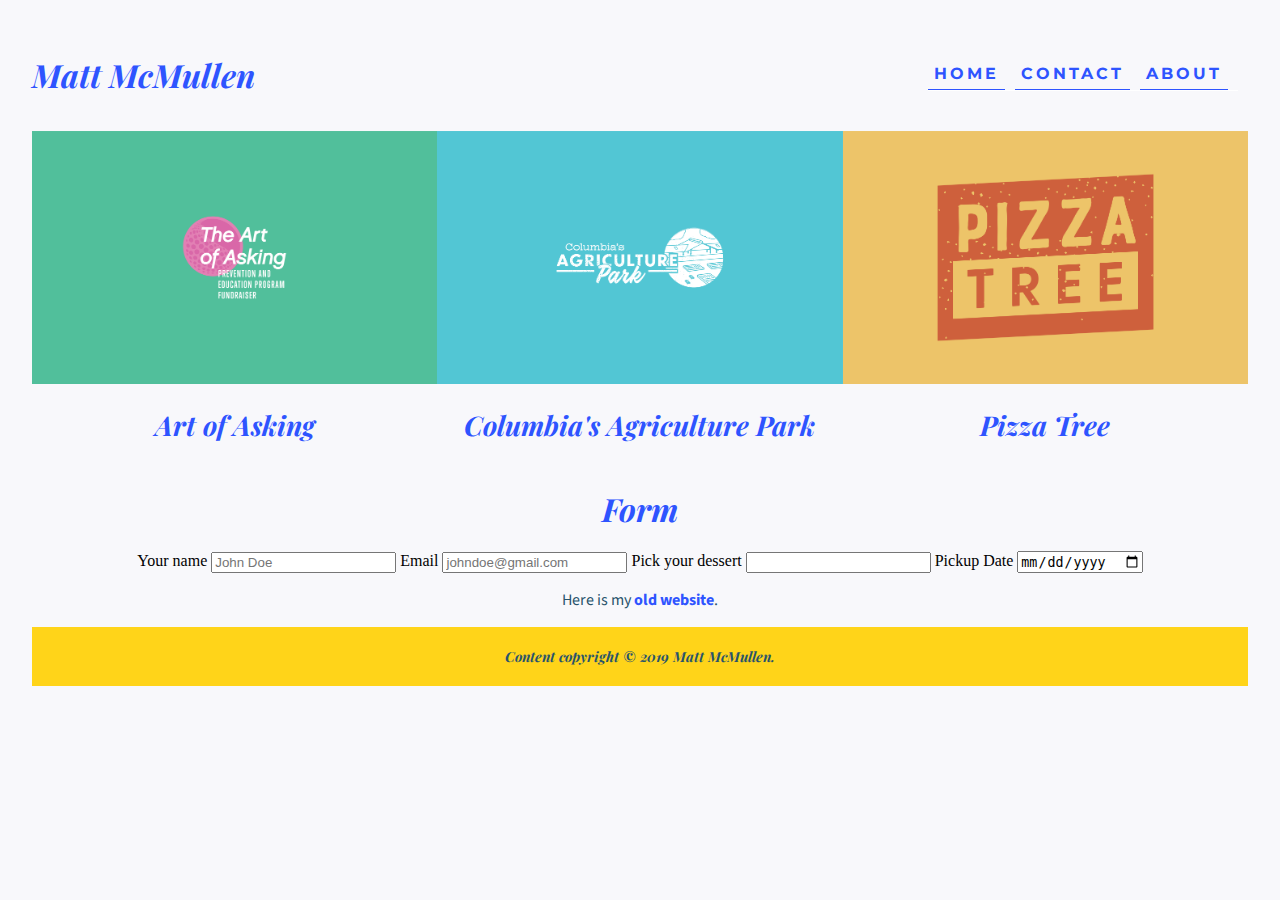
<file: index.html>
<!DOCTYPE html PUBLIC "-//W3C//DTD XHTML 1.0 Transitional//EN"
   "http://www.w3.org/TR/xhtml1/DTD/xhtml1-transitional.dtd">

   <html xmlns="http://www.w3.org/1999/xhtml">

   <head>

     <link rel="stylesheet" type="text/css" href="style.css">

     <link href="https://fonts.googleapis.com/css?family=Playfair+Display:400,700,700i|Source+Sans+Pro" rel="stylesheet">
     <link href="https://fonts.googleapis.com/css?family=Roboto&display=swap" rel="stylesheet">
     <link href="https://fonts.googleapis.com/css?family=Montserrat&display=swap" rel="stylesheet">


     <script src="https://code.jquery.com/jquery-1.12.0.min.js"></script>
     <script src="js.js" type="text/javascript"></script>


     <title>Matt McMullen's website</title>

     <meta http-equiv="content-type"
       content="text/html;charset=utf-8" />
     <meta name="viewport" content="width=device-width, initial-scale=1.0">

     </head>

    <body id="container">

      <div class="header">
        <div class="top">
          <h1>Matt McMullen</h1>
          <a class="menu-trigger" href="#">&#9776;</a>
        </div>

        <ul id="nav">
          <li id="home"><a href="index.html">Home</a></li>
          <li><a href="contact.html">Contact</a></li>
          <li><a href="about.html">About</a></li>
        </ul>
      </div>

      <div class="grid">

          <div class="portfolio1">
            <img src="images/ArtOfAsking_Banner.png" alt="Art Of Asking" width:20% />
            <h2>Art of Asking</h2>
          </div>

          <div class="portfolio2">
            <img src="images/ColumbiasAgPark_Banner.png" alt="Columbia's Agriculture Park" />
            <h2>Columbia's Agriculture Park</h2>
          </div>

          <div class="portfolio3">
            <img src="images/PizzaTree_Banner.png" alt="Pizza Tree" />
            <h2>Pizza Tree</h2>
          </div>

      </div>

      <div class="form">
        <h1>Form</h1>
          <label for="name">Your name</label>
          <input id="name" name="name" type="text" placeholder="John Doe">

          <label for="email">Email</label>
          <input id="email" name="email" type="email" placeholder="johndoe@gmail.com">

          <label for="dessert">Pick your dessert</label>
          <input id="dessert" name="desserts" type="text" list="desserts">
          <datalist id="desserts">
            <option value="Cake">
            <option value="Cupcake">
          </datalist>

          <label for="dtpickup">Pickup Date</label>
          <input id="dtpickup" name="dtpickup" type="Date">

      </div>


    <div class="footer">
      <p>Here is my <a href="oldindex.html" target="_blank">old website</a>.</p>

      <!-- <p>Does a photo count as a joke?</p>
      <a href="https://medium.com/@techindustan/programming-jokes-ef30f3560da"><img src="images/joke.jpeg" width="800px" alt="Joke" /></a>
      <p class="caption">This is a caption.</p> -->

      <p id="footer">Content copyright &copy; 2019 Matt McMullen. </p>

    </div>

    </body>

   </html>
</file>
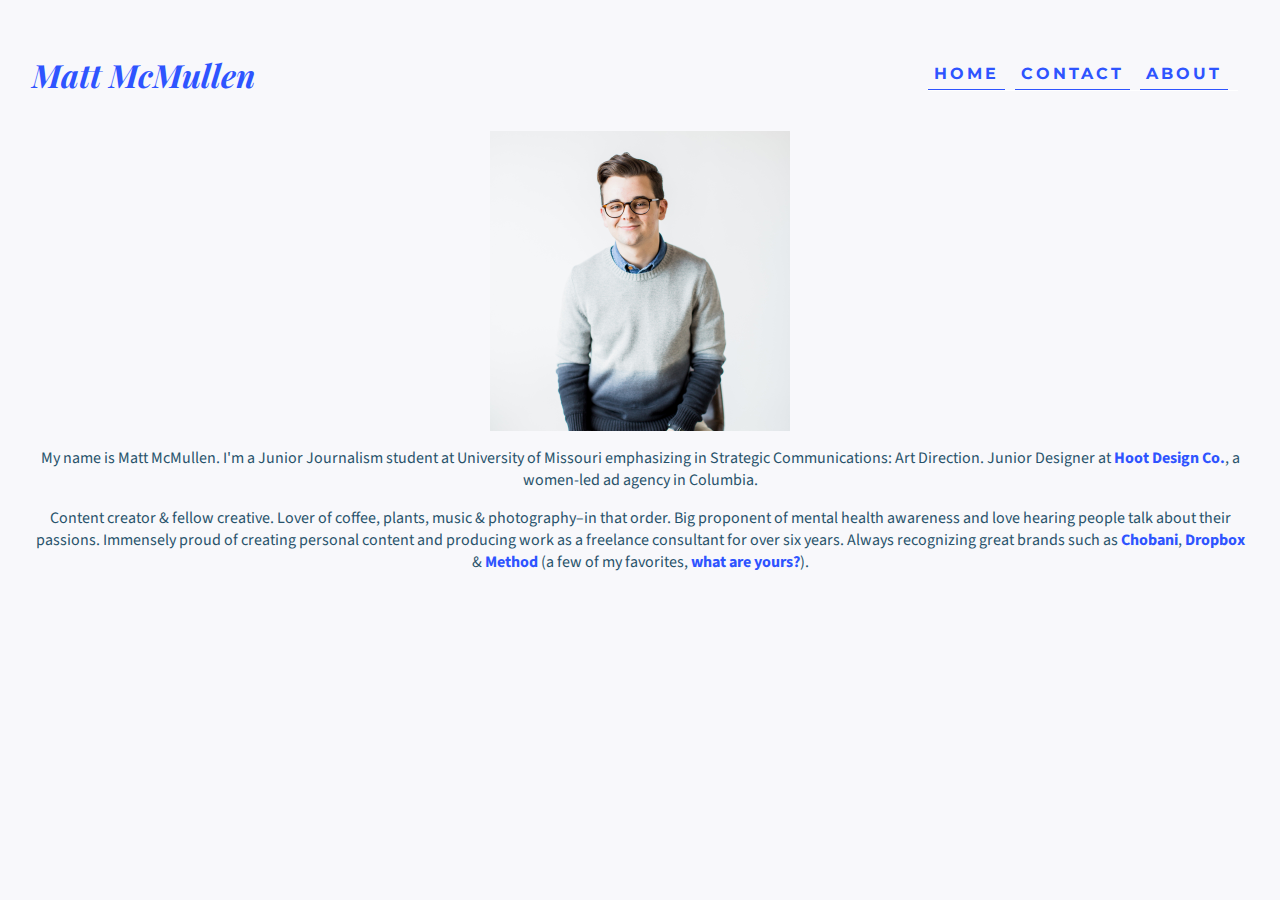
<file: about.html>
<!DOCTYPE html PUBLIC "-//W3C//DTD XHTML 1.0 Transitional//EN"
   "http://www.w3.org/TR/xhtml1/DTD/xhtml1-transitional.dtd">

   <html xmlns="http://www.w3.org/1999/xhtml">

   <head>

     <link rel="stylesheet" type="text/css" href="style.css">

     <link href="https://fonts.googleapis.com/css?family=Playfair+Display:400,700,700i|Source+Sans+Pro" rel="stylesheet">
     <link href="https://fonts.googleapis.com/css?family=Roboto&display=swap" rel="stylesheet">
     <link href="https://fonts.googleapis.com/css?family=Montserrat&display=swap" rel="stylesheet">


     <script src="https://code.jquery.com/jquery-1.12.0.min.js"></script>
     <script src="js.js" type="text/javascript"></script>


     <title>Matt McMullen's website</title>

     <meta http-equiv="content-type"
       content="text/html;charset=utf-8" />
     <meta name="viewport" content="width=device-width, initial-scale=1.0">

     </head>

    <body id="container">

      <div class="header">
        <div class="top">
          <h1>Matt McMullen</h1>
          <a class="menu-trigger" href="#">&#9776;</a>
        </div>

        <ul id="nav">
          <li id="home"><a href="index.html">Home</a></li>
          <li><a href="contact.html">Contact</a></li>
          <li><a href="about.html">About</a></li>
        </ul>
      </div>


      <img src="images/headshot.jpg" alt="Matt McMullen" width="300px" />


      <p>My name is Matt McMullen. I'm a Junior Journalism student at University of Missouri emphasizing in Strategic Communications: Art Direction. Junior Designer at <a href="https://hootdesignco.com/">Hoot Design Co.</a>, a women-led ad agency in Columbia.</p>
      <p>Content creator & fellow creative. Lover of coffee, plants, music & photography–in that order. Big proponent of mental health awareness and love hearing people talk about their passions. Immensely proud of creating personal content and producing work as a freelance consultant for over six years. Always recognizing great brands such as <a href="https://chobani.com/">Chobani</a>, <a href="https://dropbox.com/">Dropbox</a> & <a href="http://methodhome.com/">Method</a> (a few of my favorites, <a href="contact.html">what are yours?</a>).</p>

    </body>

   </html>
</file>
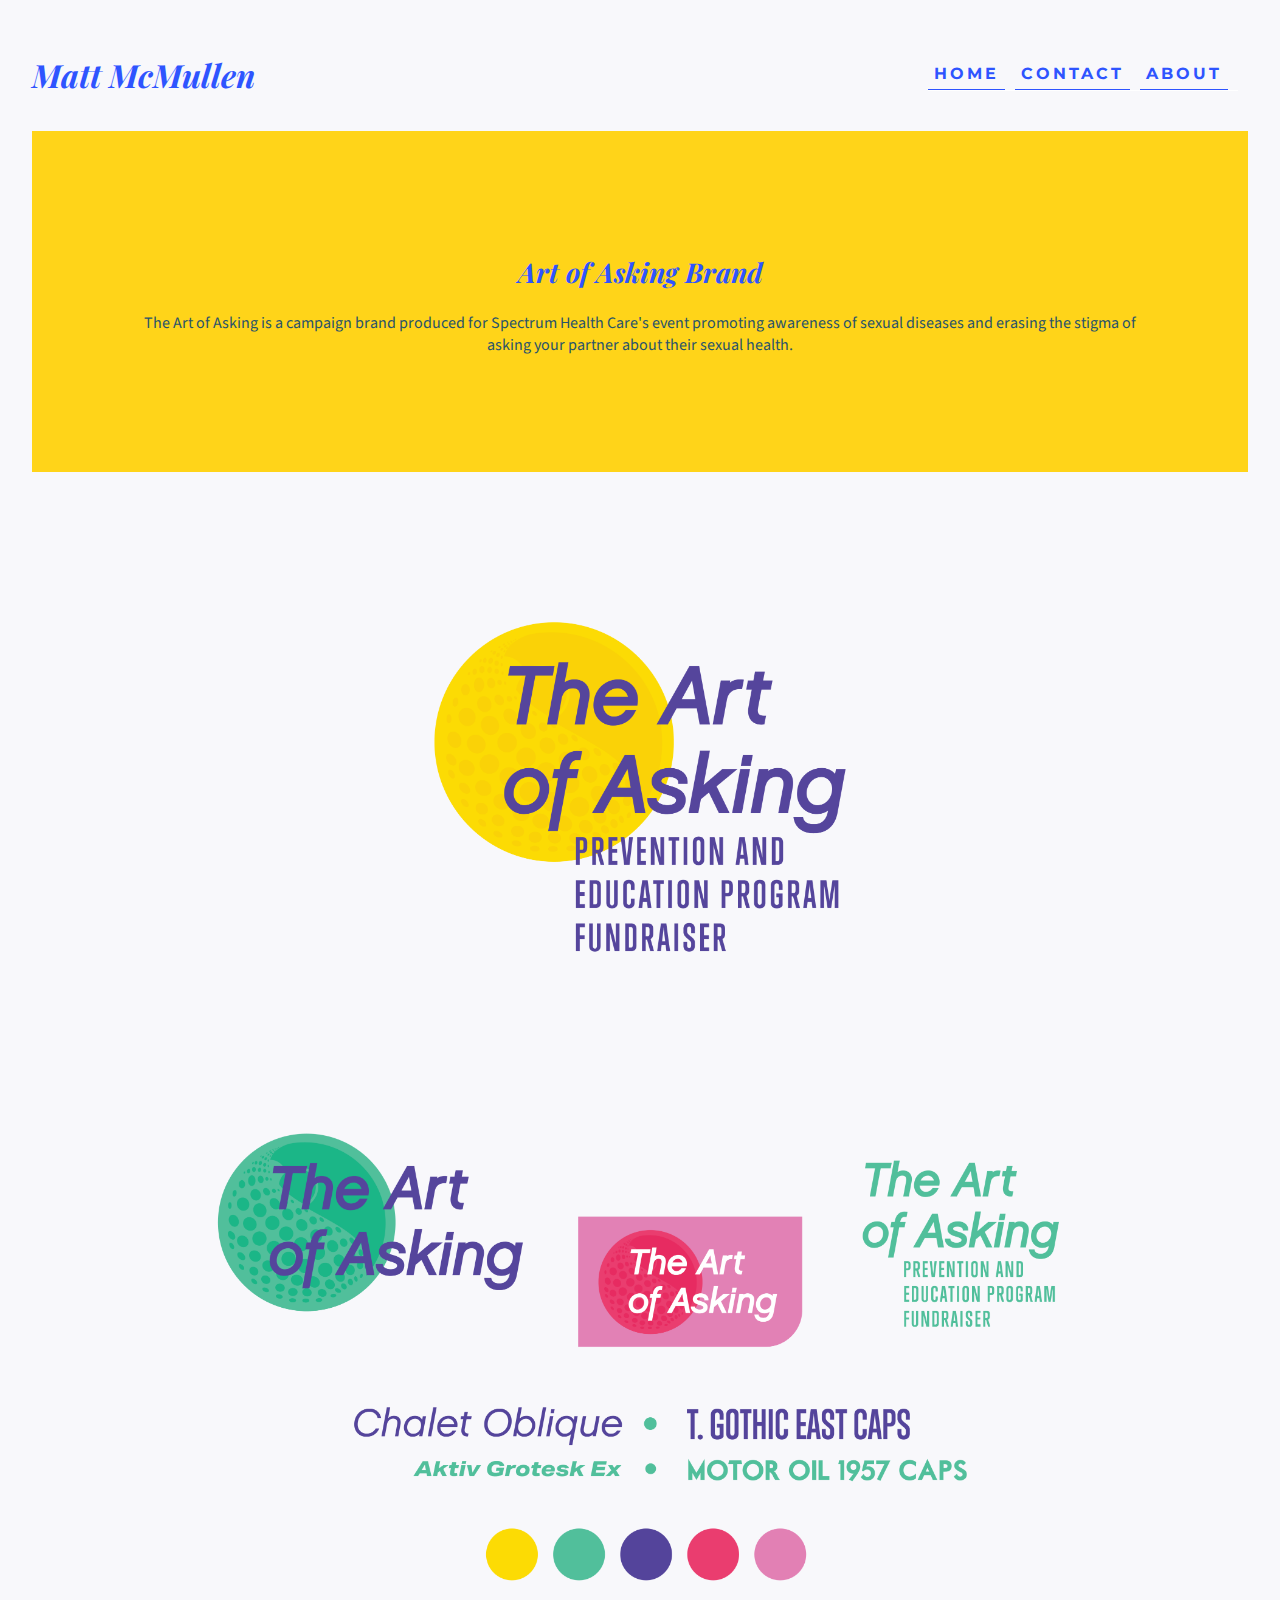
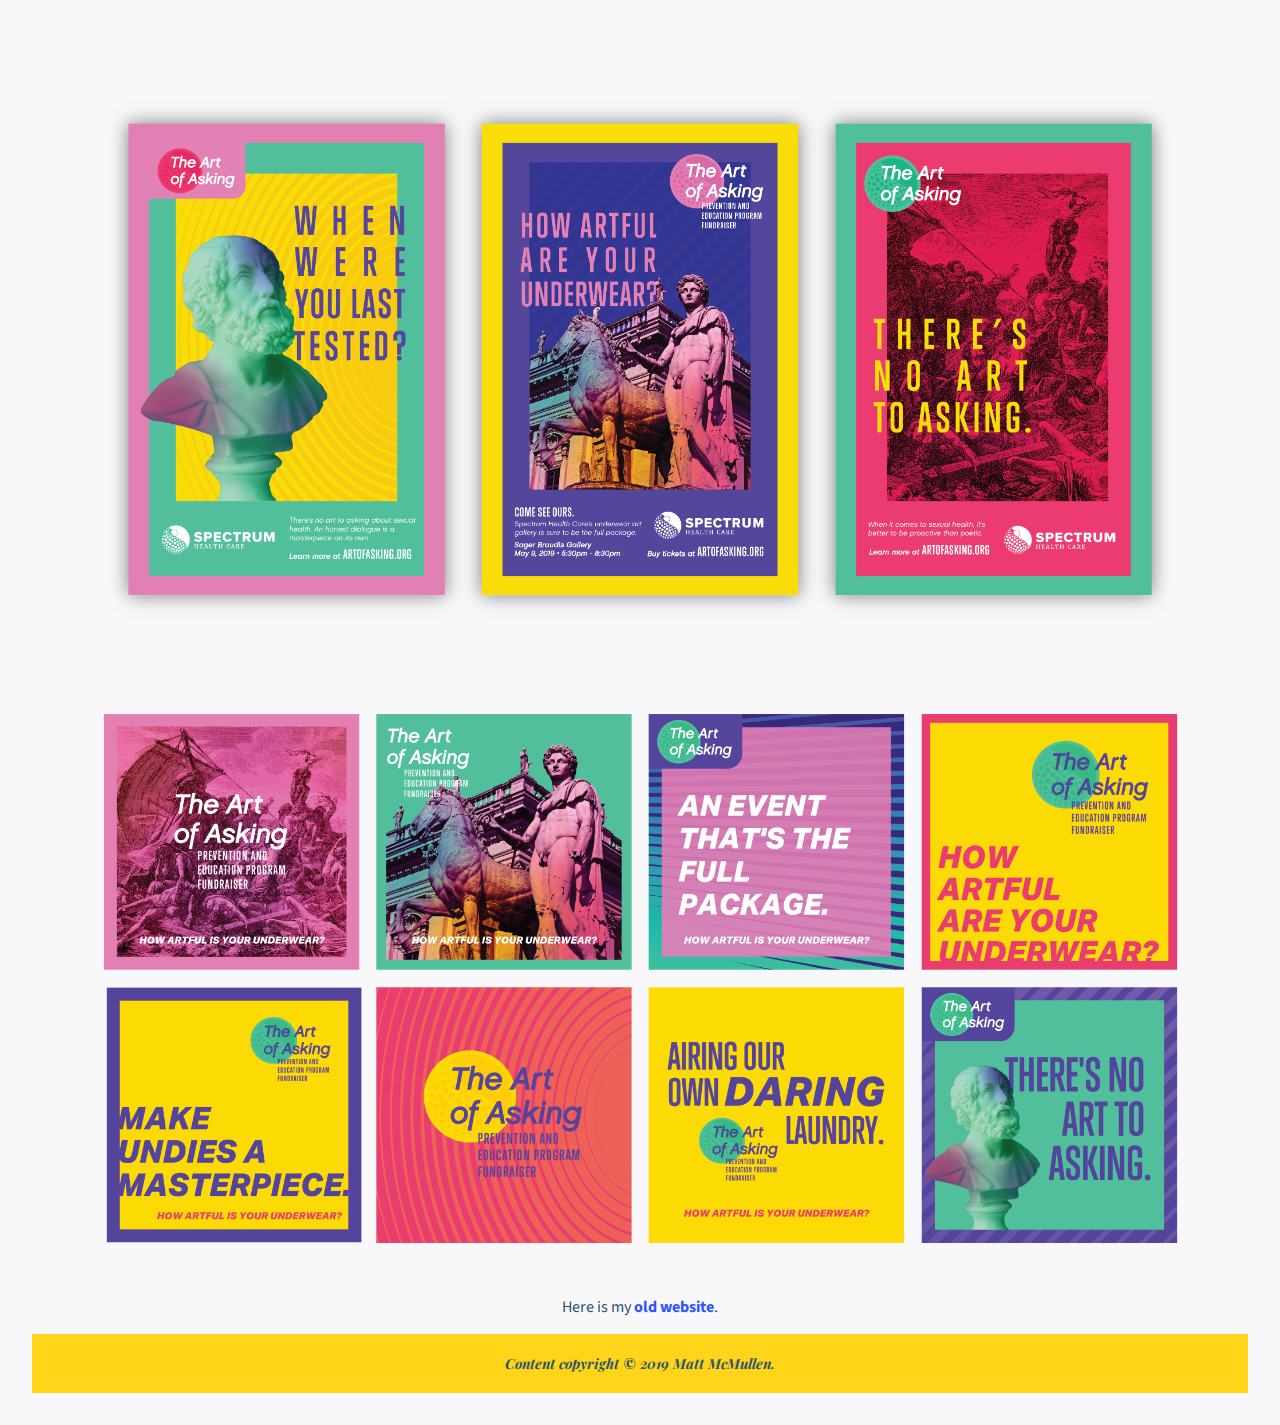
<file: artofasking.html>
<!DOCTYPE html PUBLIC "-//W3C//DTD XHTML 1.0 Transitional//EN"
   "http://www.w3.org/TR/xhtml1/DTD/xhtml1-transitional.dtd">

   <html xmlns="http://www.w3.org/1999/xhtml">

   <head>

     <link rel="stylesheet" type="text/css" href="style.css">

     <link href="https://fonts.googleapis.com/css?family=Playfair+Display:400,700,700i|Source+Sans+Pro" rel="stylesheet">
     <link href="https://fonts.googleapis.com/css?family=Roboto&display=swap" rel="stylesheet">
     <link href="https://fonts.googleapis.com/css?family=Montserrat&display=swap" rel="stylesheet">


     <script src="https://code.jquery.com/jquery-1.12.0.min.js"></script>
     <script src="js.js" type="text/javascript"></script>


     <title>Matt McMullen's website</title>

     <meta http-equiv="content-type"
       content="text/html;charset=utf-8" />
     <meta name="viewport" content="width=device-width, initial-scale=1.0">

     </head>

    <body id="container">

      <div class="header">
        <div class="top">
          <h1>Matt McMullen</h1>
          <a class="menu-trigger" href="#">&#9776;</a>
        </div>

        <ul id="nav">
          <li id="home"><a href="index.html">Home</a></li>
          <li><a href="contact.html">Contact</a></li>
          <li><a href="about.html">About</a></li>
        </ul>
      </div>

      <div class="infoheader">
          <h2>Art of Asking Brand</h2>
          <p>The Art of Asking is a campaign brand produced for Spectrum Health Care's event promoting awareness of sexual diseases and erasing the stigma of asking your partner about their sexual health.</p>
      </div>

      <div class="content">
          <img src="images/ArtOfAsking-1.png" alt="Art of Asking Logo" />
          <img src="images/ArtOfAsking-2.png" alt="Art of Asking Brand Elements" />
          <img src="images/ArtOfAsking-3.png" alt="Art of Asking Campaign Posters" />
          <img src="images/ArtOfAsking-4.png" alt="Art of Asking Social Media Graphics" />
      </div>

      <!-- <div class="form">
        <h1>Form</h1>
          <label for="name">Your name</label>
          <input id="name" name="name" type="text" placeholder="John Doe">

          <label for="email">Email</label>
          <input id="email" name="email" type="email" placeholder="johndoe@gmail.com">

          <label for="dessert">Pick your dessert</label>
          <input id="dessert" name="desserts" type="text" list="desserts">
          <datalist id="desserts">
            <option value="Cake">
            <option value="Cupcake">
          </datalist>

          <label for="dtpickup">Pickup Date</label>
          <input id="dtpickup" name="dtpickup" type="Date">

      </div> -->


    <div class="footer">
      <p>Here is my <a href="oldindex.html" target="_blank">old website</a>.</p>

      <!-- <p>Does a photo count as a joke?</p>
      <a href="https://medium.com/@techindustan/programming-jokes-ef30f3560da"><img src="images/joke.jpeg" width="800px" alt="Joke" /></a>
      <p class="caption">This is a caption.</p> -->

      <p id="footer">Content copyright &copy; 2019 Matt McMullen. </p>

    </div>

    </body>

   </html>
</file>
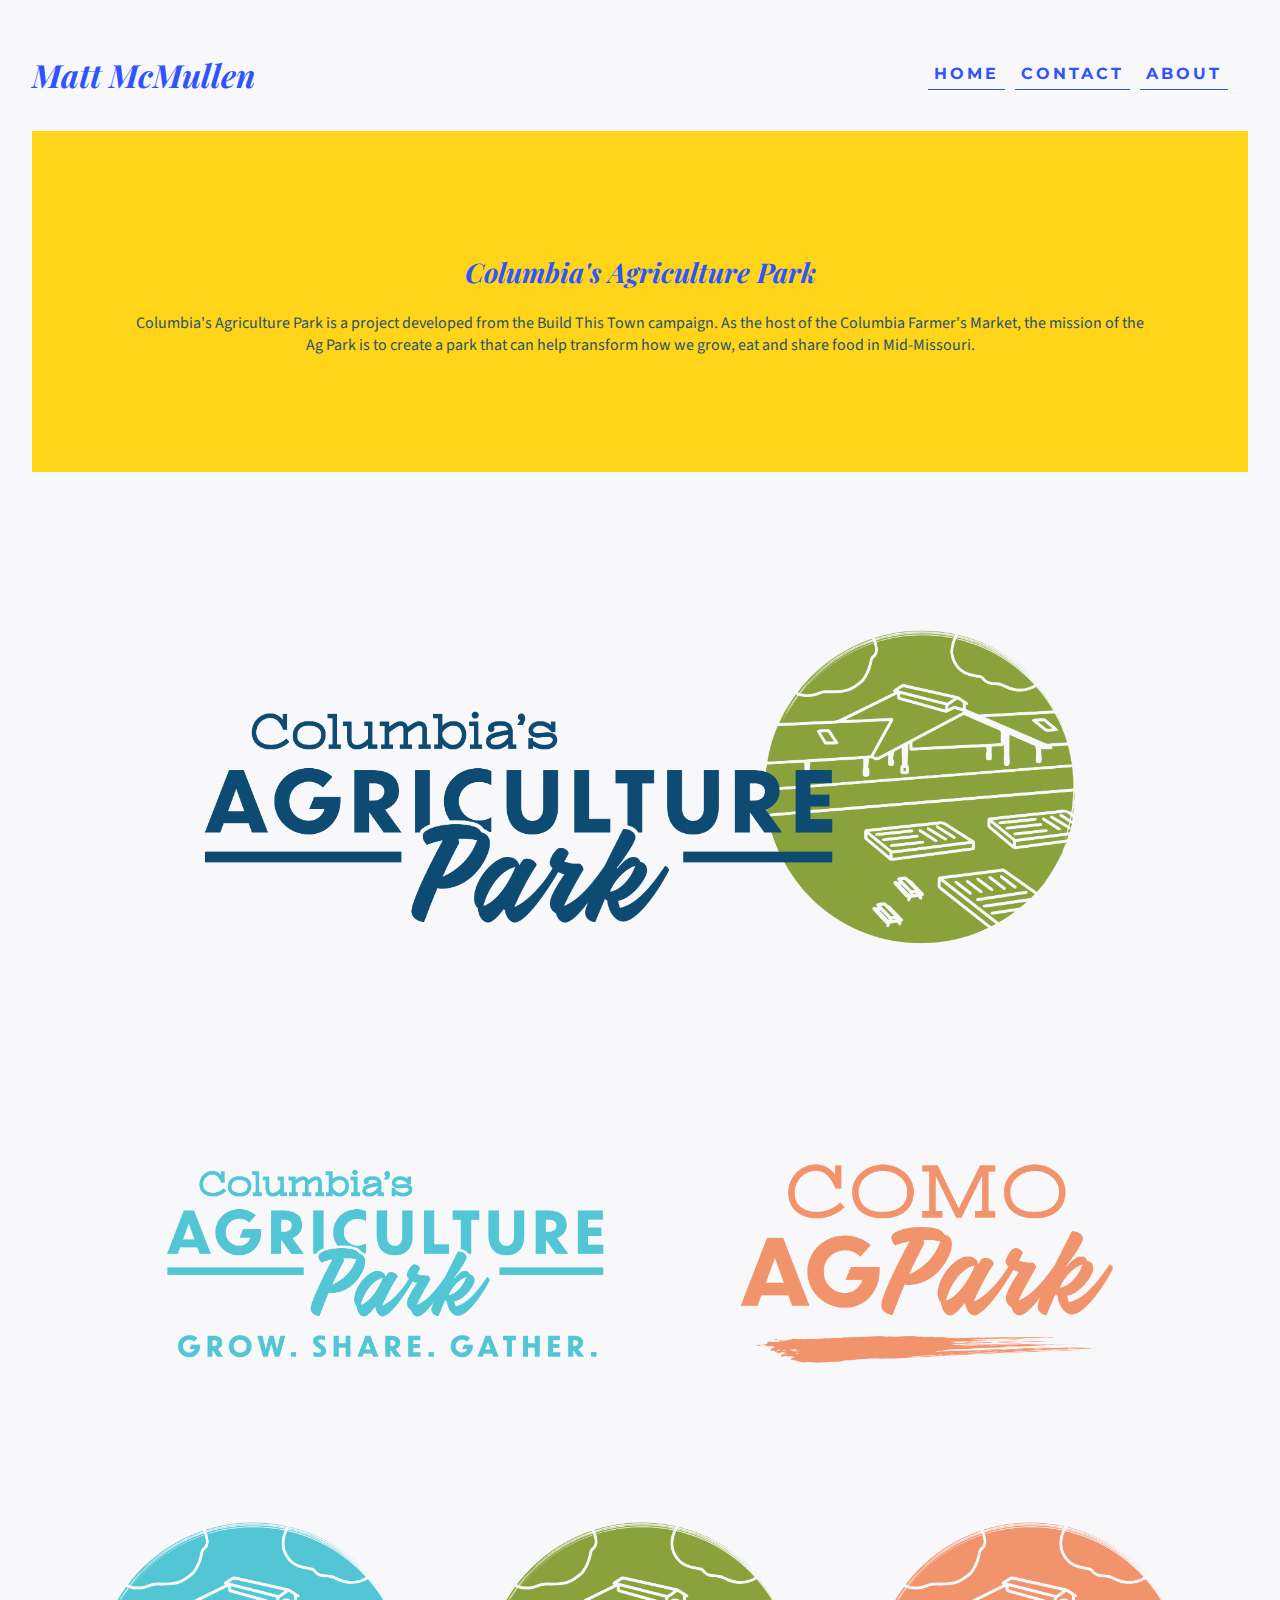
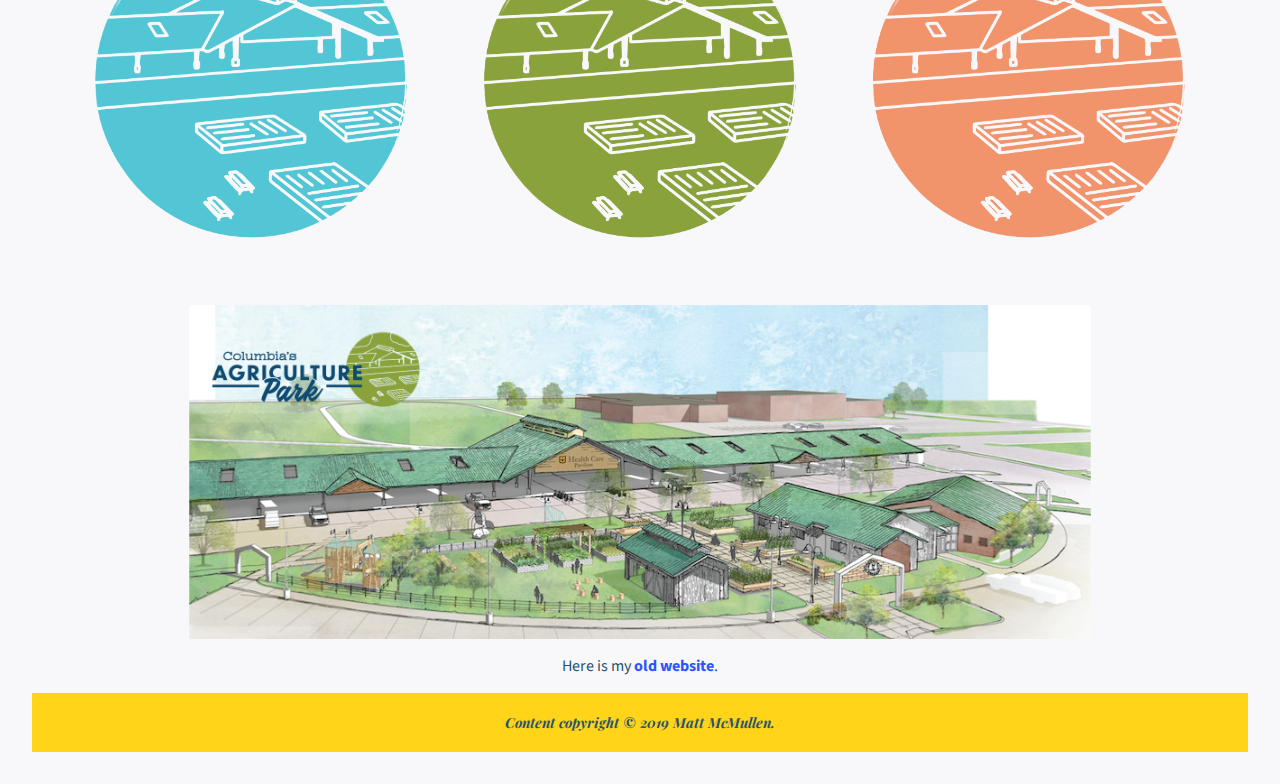
<file: columbiasagpark.html>
<!DOCTYPE html PUBLIC "-//W3C//DTD XHTML 1.0 Transitional//EN"
   "http://www.w3.org/TR/xhtml1/DTD/xhtml1-transitional.dtd">

   <html xmlns="http://www.w3.org/1999/xhtml">

   <head>

     <link rel="stylesheet" type="text/css" href="style.css">

     <link href="https://fonts.googleapis.com/css?family=Playfair+Display:400,700,700i|Source+Sans+Pro" rel="stylesheet">
     <link href="https://fonts.googleapis.com/css?family=Roboto&display=swap" rel="stylesheet">
     <link href="https://fonts.googleapis.com/css?family=Montserrat&display=swap" rel="stylesheet">


     <script src="https://code.jquery.com/jquery-1.12.0.min.js"></script>
     <script src="js.js" type="text/javascript"></script>


     <title>Matt McMullen's website</title>

     <meta http-equiv="content-type"
       content="text/html;charset=utf-8" />
     <meta name="viewport" content="width=device-width, initial-scale=1.0">

     </head>

    <body id="container">

      <div class="header">
        <div class="top">
          <h1>Matt McMullen</h1>
          <a class="menu-trigger" href="#">&#9776;</a>
        </div>

        <ul id="nav">
          <li id="home"><a href="index.html">Home</a></li>
          <li><a href="contact.html">Contact</a></li>
          <li><a href="about.html">About</a></li>
        </ul>
      </div>

      <div class="infoheader">
          <h2>Columbia's Agriculture Park</h2>
          <p>Columbia's Agriculture Park is a project developed from the Build This Town campaign. As the host of the Columbia Farmer's Market, the mission of the Ag Park is to create a park that can help transform how we grow, eat and share food in Mid-Missouri.</p>
      </div>

      <div class="content">
          <img src="images/COMOAgPark-1.png" alt="Columbia's Agriculture Park Logo" />
          <img src="images/COMOAgPark-2.png" alt="Columbia's Agriculture Park Logo Variations" />
          <img src="images/COMOAgPark-3.png" alt="Columbia's Agriculture Park Custom Icons" />
          <img src="images/COMOAgPark-4.png" alt="Columbia's Agriculture Park Plan" />
      </div>

      <!-- <div class="form">
        <h1>Form</h1>
          <label for="name">Your name</label>
          <input id="name" name="name" type="text" placeholder="John Doe">

          <label for="email">Email</label>
          <input id="email" name="email" type="email" placeholder="johndoe@gmail.com">

          <label for="dessert">Pick your dessert</label>
          <input id="dessert" name="desserts" type="text" list="desserts">
          <datalist id="desserts">
            <option value="Cake">
            <option value="Cupcake">
          </datalist>

          <label for="dtpickup">Pickup Date</label>
          <input id="dtpickup" name="dtpickup" type="Date">

      </div> -->


    <div class="footer">
      <p>Here is my <a href="oldindex.html" target="_blank">old website</a>.</p>

      <!-- <p>Does a photo count as a joke?</p>
      <a href="https://medium.com/@techindustan/programming-jokes-ef30f3560da"><img src="images/joke.jpeg" width="800px" alt="Joke" /></a>
      <p class="caption">This is a caption.</p> -->

      <p id="footer">Content copyright &copy; 2019 Matt McMullen. </p>

    </div>

    </body>

   </html>
</file>
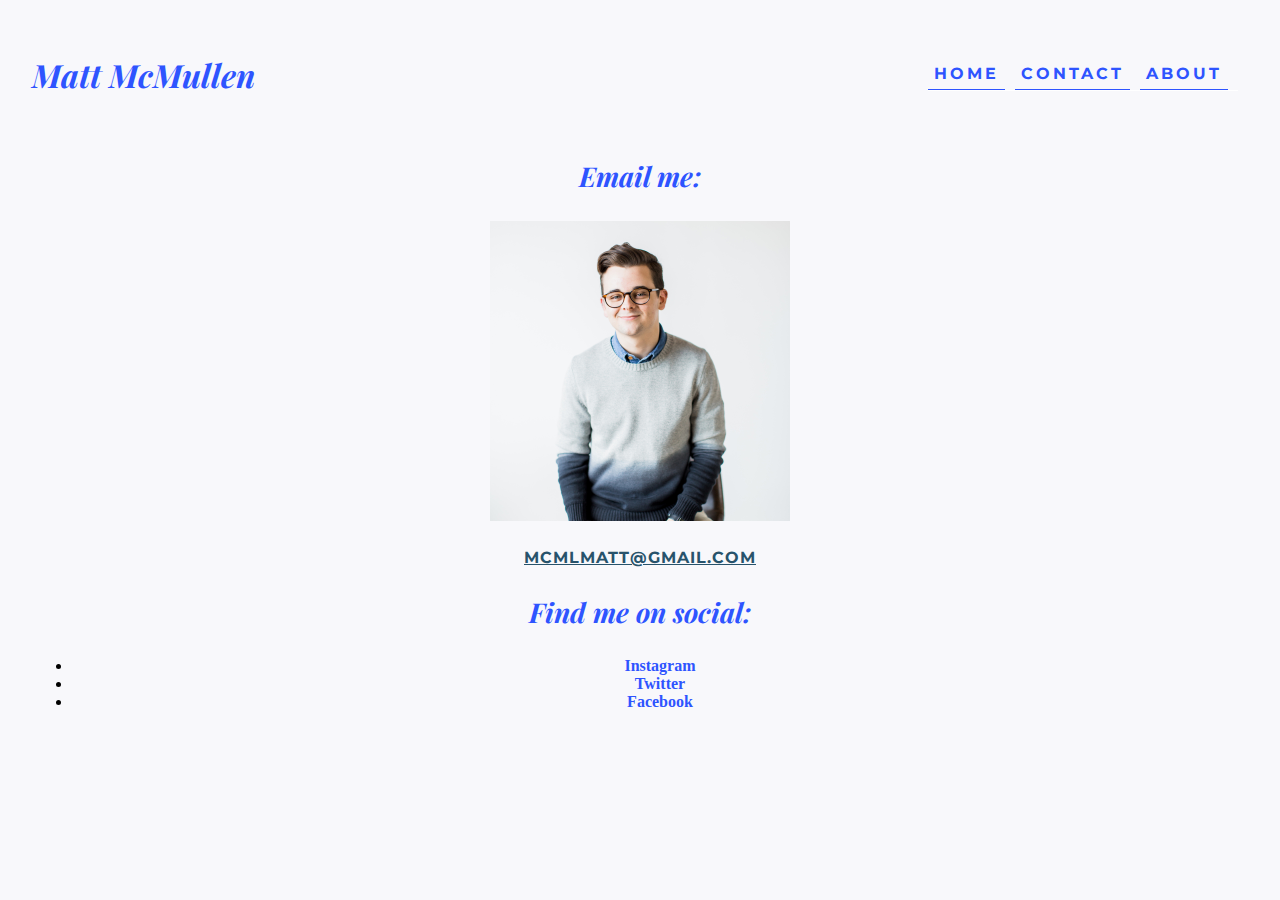
<file: contact.html>
<!DOCTYPE html PUBLIC "-//W3C//DTD XHTML 1.0 Transitional//EN"
   "http://www.w3.org/TR/xhtml1/DTD/xhtml1-transitional.dtd">

   <html xmlns="http://www.w3.org/1999/xhtml">

   <head>

     <link rel="stylesheet" type="text/css" href="style.css">

     <link href="https://fonts.googleapis.com/css?family=Playfair+Display:400,700,700i|Source+Sans+Pro" rel="stylesheet">
     <link href="https://fonts.googleapis.com/css?family=Roboto&display=swap" rel="stylesheet">
     <link href="https://fonts.googleapis.com/css?family=Montserrat&display=swap" rel="stylesheet">


     <script src="https://code.jquery.com/jquery-1.12.0.min.js"></script>
     <script src="js.js" type="text/javascript"></script>


     <title>Matt McMullen's website</title>

     <meta http-equiv="content-type"
       content="text/html;charset=utf-8" />
     <meta name="viewport" content="width=device-width, initial-scale=1.0">

     </head>

    <body id="container">

      <div class="header">
        <div class="top">
          <h1>Matt McMullen</h1>
          <a class="menu-trigger" href="#">&#9776;</a>
        </div>

        <ul id="nav">
          <li id="home"><a href="index.html">Home</a></li>
          <li><a href="contact.html">Contact</a></li>
          <li><a href="about.html">About</a></li>
        </ul>
      </div>

      <h3>Email me:</h3>
      <p><a href="mailto:mcmlmatt@gmail.com"><img src="images/headshot.jpg" alt="Matt McMullen" width="300px" /></a>
      <h5>mcmlmatt@gmail.com</h5>

      <h3>Find me on social:</h3>
      <ul>
        <li><a href="https://instagram.com/_mattmcmullen/">Instagram</a></li>
        <li><a href="https://twitter.com/_mattmcmullen/">Twitter</a></li>
        <li><a href="https://instagram.com/mcmlmatt/">Facebook</a></li>
    </body>

   </html>
</file>
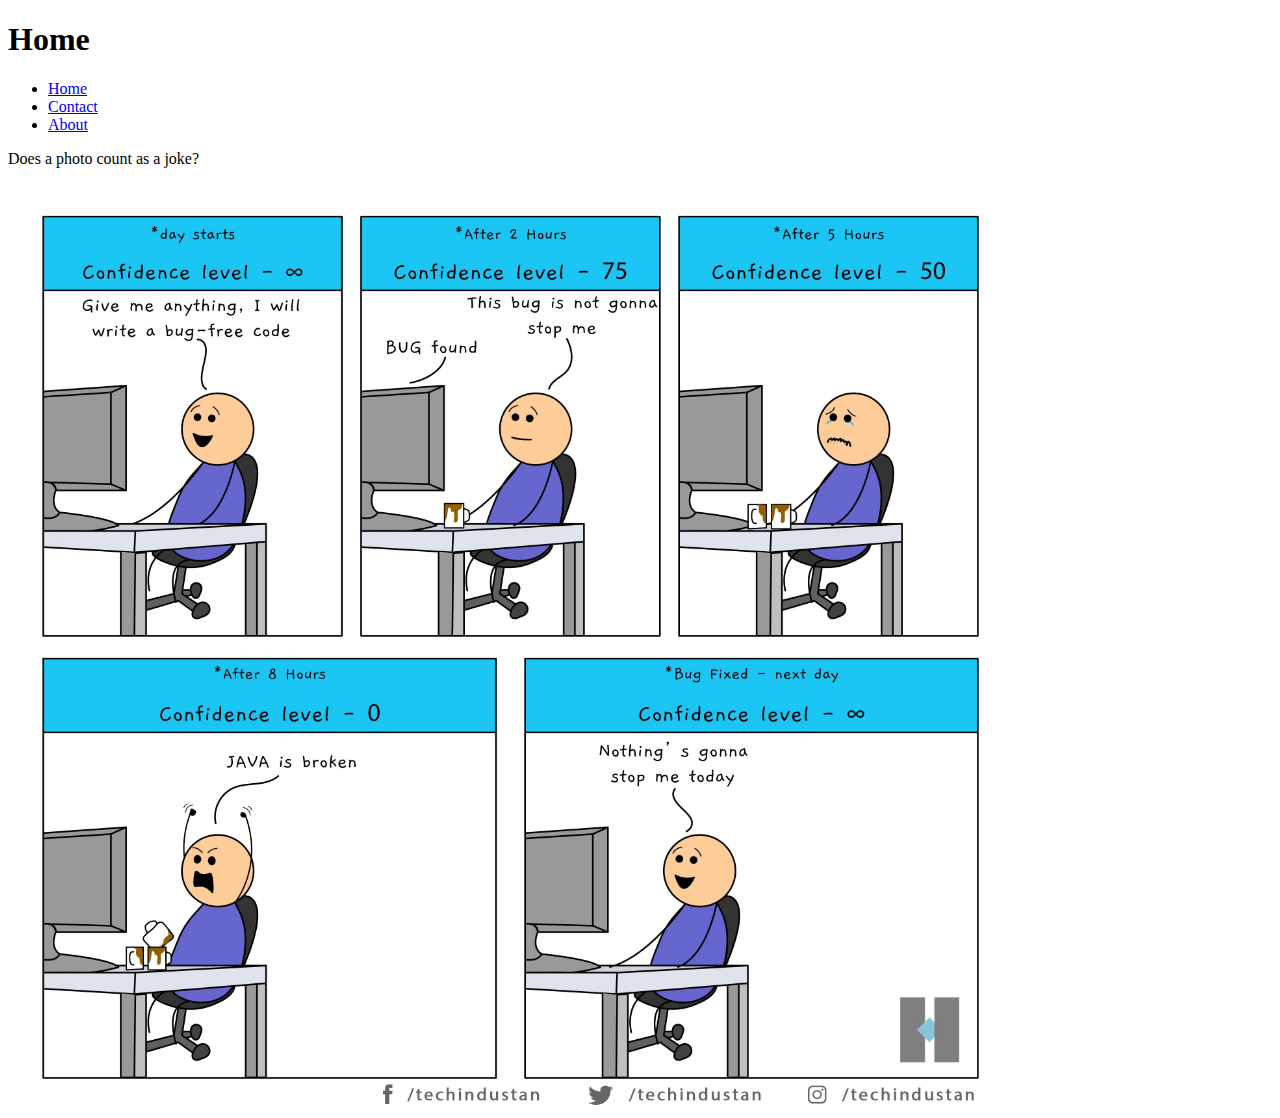
<file: oldindex.html>
<!DOCTYPE html PUBLIC "-//W3C//DTD XHTML 1.0 Transitional//EN"
   "http://www.w3.org/TR/xhtml1/DTD/xhtml1-transitional.dtd">

   <html xmlns="http://www.w3.org/1999/xhtml">

   <head>

     <title>Matt McMullen's website</title>

     <meta http-equiv="content-type"
       content="text/html;charset=utf-8" />
     </head>

    <body>

      <h1>Home</h1>

        <ul>
          <li><a href="index.html">Home</a></li>
          <li><a href="contact.html">Contact</a></li>
          <li><a href="about.html">About</a></li>
        </ul>

      <p>Does a photo count as a joke?</p>
      <a href="https://medium.com/@techindustan/programming-jokes-ef30f3560da"><img src="images/joke.jpeg" width="1000px" alt="Joke" /></a>

    </body>

   </html>
</file>
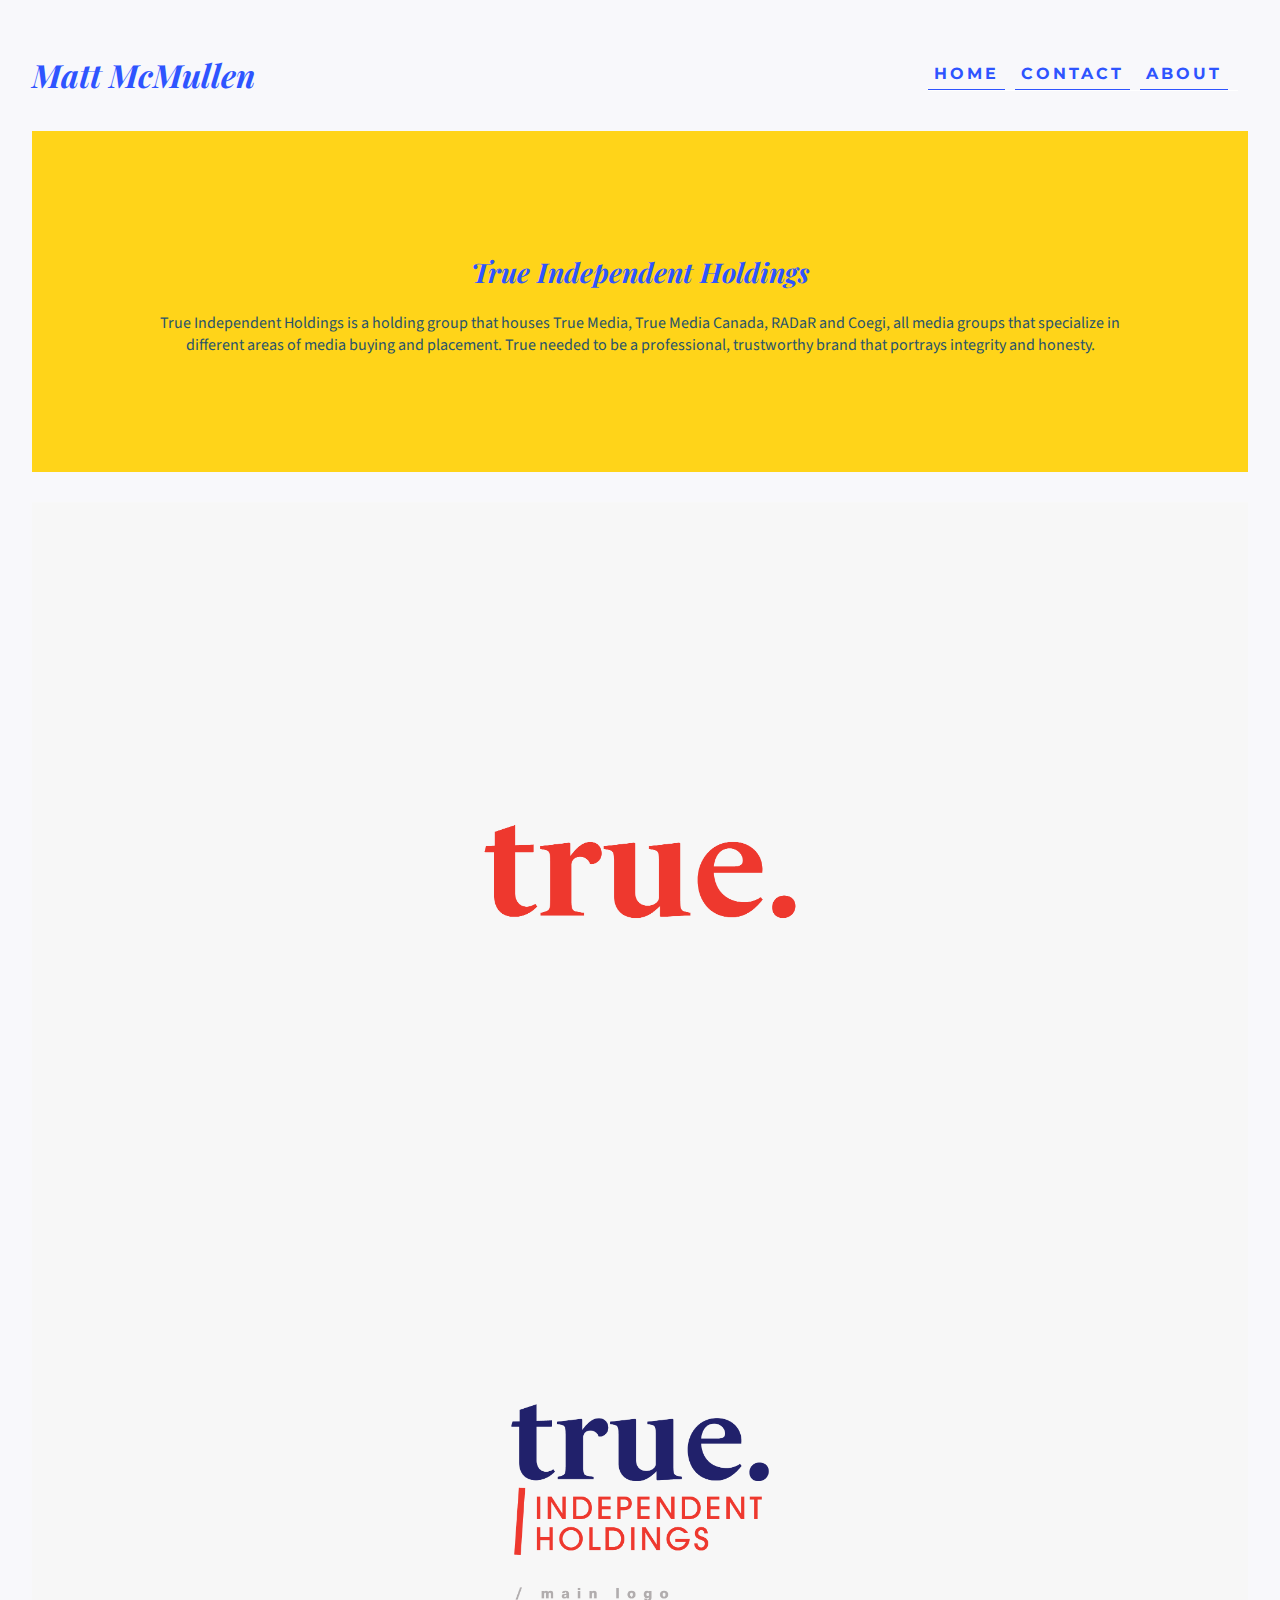
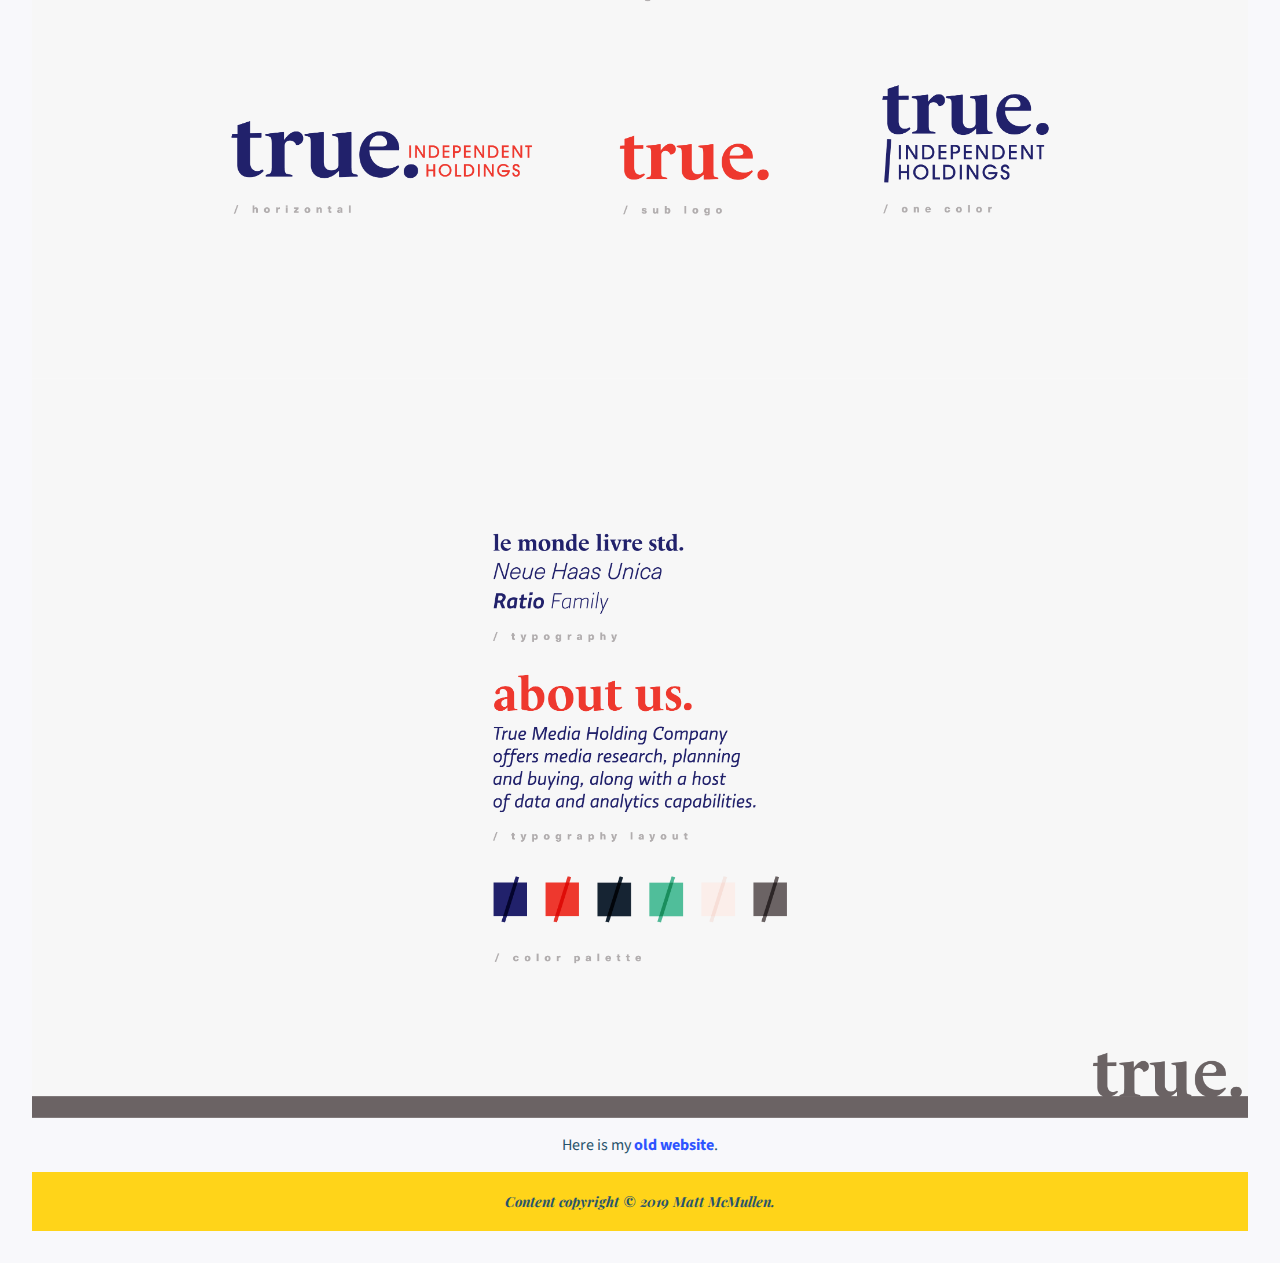
<file: true.html>
<!DOCTYPE html PUBLIC "-//W3C//DTD XHTML 1.0 Transitional//EN"
   "http://www.w3.org/TR/xhtml1/DTD/xhtml1-transitional.dtd">

   <html xmlns="http://www.w3.org/1999/xhtml">

   <head>

     <link rel="stylesheet" type="text/css" href="style.css">

     <link href="https://fonts.googleapis.com/css?family=Playfair+Display:400,700,700i|Source+Sans+Pro" rel="stylesheet">
     <link href="https://fonts.googleapis.com/css?family=Roboto&display=swap" rel="stylesheet">
     <link href="https://fonts.googleapis.com/css?family=Montserrat&display=swap" rel="stylesheet">


     <script src="https://code.jquery.com/jquery-1.12.0.min.js"></script>
     <script src="js.js" type="text/javascript"></script>


     <title>Matt McMullen's website</title>

     <meta http-equiv="content-type"
       content="text/html;charset=utf-8" />
     <meta name="viewport" content="width=device-width, initial-scale=1.0">

     </head>

    <body id="container">

      <div class="header">
        <div class="top">
          <h1>Matt McMullen</h1>
          <a class="menu-trigger" href="#">&#9776;</a>
        </div>

        <ul id="nav">
          <li id="home"><a href="index.html">Home</a></li>
          <li><a href="contact.html">Contact</a></li>
          <li><a href="about.html">About</a></li>
        </ul>
      </div>

      <div class="infoheader">
          <h2>True Independent Holdings</h2>
          <p>True Independent Holdings is a holding group that houses True Media, True Media Canada, RADaR and Coegi, all media groups that specialize in different areas of media buying and placement. True needed to be a professional, trustworthy brand that portrays integrity and honesty.</p>
      </div>

      <div class="content">
          <img src="images/True-1.png" alt="True Independent Holdings Logo" />
          <img src="images/True-2.png" alt="True Independent Holdings Logo Variations" />
          <img src="images/True-3.png" alt="True Independent Holdings Typography and Color Palette" />
      </div>

      <!-- <div class="form">
        <h1>Form</h1>
          <label for="name">Your name</label>
          <input id="name" name="name" type="text" placeholder="John Doe">

          <label for="email">Email</label>
          <input id="email" name="email" type="email" placeholder="johndoe@gmail.com">

          <label for="dessert">Pick your dessert</label>
          <input id="dessert" name="desserts" type="text" list="desserts">
          <datalist id="desserts">
            <option value="Cake">
            <option value="Cupcake">
          </datalist>

          <label for="dtpickup">Pickup Date</label>
          <input id="dtpickup" name="dtpickup" type="Date">

      </div> -->


    <div class="footer">
      <p>Here is my <a href="oldindex.html" target="_blank">old website</a>.</p>

      <!-- <p>Does a photo count as a joke?</p>
      <a href="https://medium.com/@techindustan/programming-jokes-ef30f3560da"><img src="images/joke.jpeg" width="800px" alt="Joke" /></a>
      <p class="caption">This is a caption.</p> -->

      <p id="footer">Content copyright &copy; 2019 Matt McMullen. </p>

    </div>

    </body>

   </html>
</file>
<file: style.css>
/* NOTES:

CSS tags, class, id
  tag normal - used for general styling
  class .class - used for more than one item per/throughout page
  id #id - used for one thing, making it special and it won't happen anywhere else on the page

div - used for placement and layout of site; used as groups, ex: main vs. sidebar
  div id="name"

span - used for specific changes within code, working on a little piece of code you want to tweak

links - different types of links to call in css
  a:link{
    text-decoration: ;
    color: ;
  }

  a:visited{

  }

  a:hover{

  }

CSS box model
  margin:
  border:
  padding:
  content:
  define width of content with width: xpx;
  TRBL - top, right, bottom, left

MEDIA QUERIES

#container {
  width: 80%;
  maximum-width:
}

^^^This helps allow some white space on left and right of content

*/

/* FONTS
Font-Family: 'Playfair Display', Serif; Font-Size: 48px;
Font-Family: 'Source Sans Pro', Sans-Serif; Font-Size: 16px; */

/* BLUE: #2E54FF
YELLOW: #FFD419
WHITE: #F8F8FB
GREEN-BLUE: #B8DBD9
NAVY: #28536B */


/* NAVIGATION STYLING */
#nav {
  display: flex;
  flex-direction: column;
  justify-content: space-between;
  margin-bottom: 30px;
}

body {
  text-align: center;
  background-color: #F8F8FB;
  font-size: 16px;
  padding: 2em;
  margin: 0;
}

img {
  border: none;
  max-width: 100%;
}

#nav {
  padding: 10px;
  font-family: 'Montserrat', Helvetica, sans-serif; font-size: 16px; text-transform: uppercase;
/* Removes bullets */
  list-style-type: none;
}

.header {
  display: flex;
  flex-direction: column;
}

.top {
  display: flex;
  flex-direction: row;
  justify-content: space-between;
}

.header #nav {
  display: none;
}

.menu-trigger {
  justify-content: flex-end;
  font-size: 28px;
  align-self: center;
}

#nav li {
  border-bottom: 1px solid white;
}

#nav a:link, #nav a:visited {
  display: block;
  color: #2E54FF;
  text-align: center;
  font-weight: bold;
  letter-spacing: 3px;
  padding: 6px;
  text-decoration: none;
  border-bottom: 1px solid;
}

#nav a:hover, #nav a:active {
  color: #F8F8FB;
  background-color: #FFD419;
}

a:link, a:visited {
  color: #2E54FF;
  font-weight: bold;
  text-decoration: none;
}

a:hover {
  color: #B8DBD9;
}

.infoheader {
  background-color: #FFD419;
  max-width: 100%;
  padding: 100px;
  margin-bottom: 30px;
}


/* FONT STYLING */
h1 {
  font-family: 'Playfair Display', Helvetica, sans-serif; font-size: 2em; font-weight: bold; font-style: italic; color: #2E54FF;
}

h2 {
  font-family: 'Playfair Display', Helvetica, sans-serif; font-size: 1.7em; font-weight: bold; font-style: italic; color: #2E54FF;
}

h3 {
  font-family: 'Playfair Display', Helvetica, sans-serif; font-size: 1.7em; font-style: italic; color: #2E54FF;
}

h4 {
  font-family: 'Montserrat', Helvetica, sans-serif; font-size: 1.3em; text-transform: uppercase; letter-spacing: 4px; color: #28536B; text-decoration: underline;
}

h5 {
  font-family: 'Montserrat', Helvetica, sans-serif; font-size: 1em; text-transform: uppercase; letter-spacing: 1px; color: #28536B; text-decoration: underline;
}

h6 {
  font-family: 'Roboto', Helvetica, sans-serif; font-size: 1em; font-weight: bold; text-transform: uppercase; color: #28536B;
}

p {
  font-family: 'Source Sans Pro', Helvetica, sans-serif; font-size: 1em; color: #28536B;
}

.caption {
  font-family: 'Playfair Display', Times, Serif;
  font-size: 13px;
  color: #28536B;
  font-weight: bold;
  text-transform: uppercase;
  text-align: center;
  margin-top: 10px;
  padding: 10px;
}

#footer {
  font-family: 'Playfair Display', Times, Serif;
  font-size: 14px;
  font-weight: bold;
  font-style: italic;
  text-align: center;
  margin: 0em;
  padding: 20px;
  background-color: #FFD419;
  color: #28536B;
}


/* -----MEDIA QUERIES----- */

@media screen and (min-width:599px){
  body {
    font-size: 1em;
  }
  #nav {
    flex-direction: row;
  }
  .grid {
    display: grid;
    grid-template-columns: 1fr;
  }
  .footer {
    display: grid;
    grid-column-start: 1;
    grid-column-end: 3;
  }
}

@media screen and (min-width:799px){
  .grid {
    display: grid;
    grid-template-columns: 1fr 1fr;
  }
  .footer {
    display: grid;
    grid-column-start: 1;
    grid-column-end: 2;
  }
  .menu-trigger {
    display: none;
  }
  #nav li {
    padding-right: 10px;
  }
  .header {
    display: flex;
    flex-direction: row;
    justify-content: space-between;
  }
  .header #nav {
    display: flex;
  }
}

@media screen and (min-width:899px){
  .footer {
    display: grid;
    grid-column-start: 1;
    grid-column-end: 4;
  }
}

@media screen and (min-width:1099px){
  body {
    max-width: 100%;
  }
  .grid {
    display: grid;
    grid-template-columns: 1fr 1fr 1fr;
  }
  .footer {
    display: grid;
    grid-column-start: 1;
    grid-column-end: 5;
  }
}

@media screen and (min-width: 1399px){
  body {
    max-width: 70%;
    margin-left: auto;
    margin-right: auto;
  }
}
</file>
